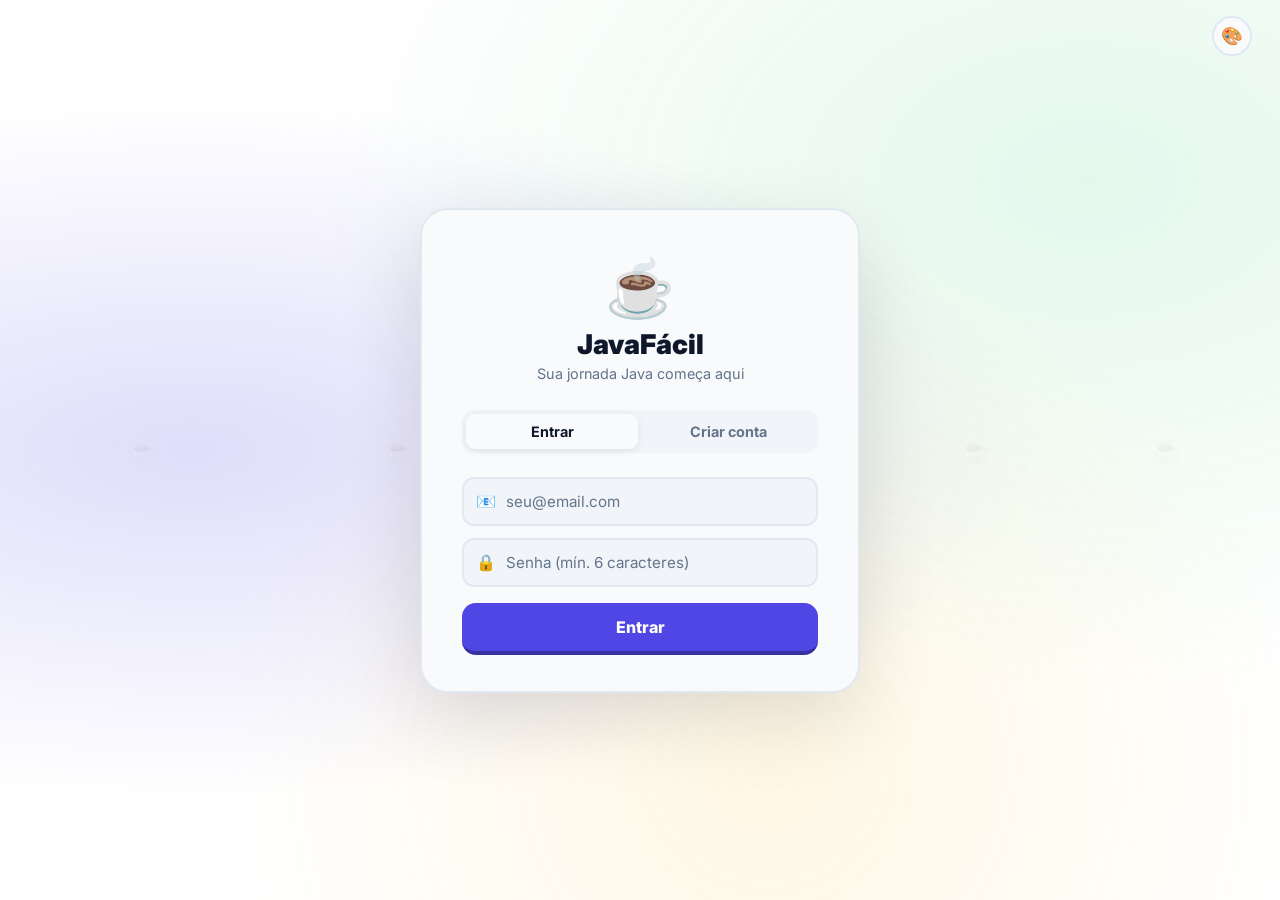
<file: index.html>
<!DOCTYPE html>
<html lang="pt-BR">
<head>
    <meta charset="UTF-8">
    <meta name="viewport" content="width=device-width, initial-scale=1.0">
    <title>JavaFácil - Aprenda Java e Lógica de Programação | Trilhas, Vídeos e Exercícios</title>
    <meta name="description" content="Aprenda Java do zero com trilhas completas, vídeos recomendados e exercícios práticos. Iniciante, intermediário e avançado. Comece agora!">
    <meta property="og:title" content="JavaFácil - Sua Jornada no Java">
    <meta property="og:description" content="Trilhas de aprendizado, vídeos de Java e lógica, exercícios práticos para todos os níveis.">
    <meta property="og:image" content="[data-uri]">
    <link rel="stylesheet" href="style.css">
    <link rel="stylesheet" href="theme.css">
    <link rel="stylesheet" href="auth-modal.css">
    <link rel="preconnect" href="https://fonts.googleapis.com">
    <link rel="preconnect" href="https://fonts.gstatic.com" crossorigin>
    <link href="https://fonts.googleapis.com/css2?family=Inter:wght@300;400;500;600;700;800&display=swap" rel="stylesheet">
    <!-- Apply theme before paint to avoid flash -->
    <script>
      (function(){var t=localStorage.getItem('javafacil_theme');if(t&&t!=='default')document.documentElement.setAttribute('data-theme',t);})();
    </script>
</head>
<body>
    <!-- Header -->
    <header class="header" role="banner">
        <nav class="nav-container" role="navigation">
            <div class="logo">
                <h1>
                    <span class="logo-icon">☕</span>
                    JavaFácil
                </h1>
            </div>
            <div class="nav-right">
                <button class="btn-theme-toggle" id="btn-theme" title="Mudar tema" aria-label="Mudar tema">🎨</button>
                <button class="mobile-menu-toggle" aria-label="Abrir menu mobile" aria-expanded="false">☰</button>
            </div>
        </nav>
    </header>

    <!-- THEME PANEL -->
    <div class="theme-panel" id="theme-panel">
        <div class="theme-panel-title">Escolha o tema</div>
        <div class="theme-grid">
            <div class="theme-option active" data-theme="default">
                <div class="theme-preview" style="background:#ffffff">
                    <div class="theme-dot" style="background:#F7DF1E"></div>
                    <div class="theme-dot" style="background:#1E3A8A"></div>
                    <div class="theme-dot" style="background:#10B981"></div>
                </div>
                <span>☀️ Padrão</span>
            </div>
            <div class="theme-option" data-theme="dark">
                <div class="theme-preview" style="background:#0f0f1a">
                    <div class="theme-dot" style="background:#818cf8"></div>
                    <div class="theme-dot" style="background:#4ade80"></div>
                    <div class="theme-dot" style="background:#fcd34d"></div>
                </div>
                <span>🌙 Dark</span>
            </div>
            <div class="theme-option" data-theme="blue">
                <div class="theme-preview" style="background:#0a192f">
                    <div class="theme-dot" style="background:#64ffda"></div>
                    <div class="theme-dot" style="background:#3b82f6"></div>
                    <div class="theme-dot" style="background:#ffd166"></div>
                </div>
                <span>🌊 Ocean</span>
            </div>
            <div class="theme-option" data-theme="forest">
                <div class="theme-preview" style="background:#0d1f0d">
                    <div class="theme-dot" style="background:#7fff00"></div>
                    <div class="theme-dot" style="background:#ffd700"></div>
                    <div class="theme-dot" style="background:#5cb800"></div>
                </div>
                <span>🌿 Forest</span>
            </div>
            <div class="theme-option" data-theme="sunset">
                <div class="theme-preview" style="background:#1a0a00">
                    <div class="theme-dot" style="background:#ff6b35"></div>
                    <div class="theme-dot" style="background:#ffbf69"></div>
                    <div class="theme-dot" style="background:#ff9f1c"></div>
                </div>
                <span>🌅 Sunset</span>
            </div>
        </div>
    </div>

    <!-- Hero Section -->
    <main>
    <section id="home" class="hero" role="main">
        <div class="container">
            <div class="hero-content">
                <h2 class="hero-title animate-slide">Domine Java do <span class="highlight">zero ao avançado</span></h2>
                <p class="hero-subtitle animate-slide delay-1">Trilhas completas, vídeos selecionados e exercícios práticos para você virar um programador Java de verdade.</p>
                <div class="hero-actions animate-slide delay-2">
<a href="ide.html" class="cta-button primary large">🚀 Abrir IDE JavaFácil Pro</a>
<a href="trilha.html" class="cta-button secondary large">🗺️ Ver Trilha de Aprendizagem</a>
                    <button class="cta-button secondary large" onclick="scrollToSection('videos')">Ver vídeos</button>
                </div>
            </div>
        </div>
    </section>

    <!-- Lições e Problemas -->



    <!-- Lógica de Programação -->
    <section id="logica" class="logica section">
        <div class="container">
            <header class="section-header">
                <h2 class="section-title animate-slide">Lógica de Programação</h2>
                <p class="section-description animate-slide delay-1">Domine os conceitos fundamentais antes do Java</p>
            </header>
            <div class="logica-grid">
                <div class="logica-item animate-slide delay-1" data-categoria="logica">
                    <div class="logica-icon">🎯</div>
                    <h3>Algoritmos</h3>
                    <p>Aprenda a pensar como programador e criar soluções passo a passo</p>
                </div>
                <div class="logica-item animate-slide delay-2" data-categoria="logica">
                    <div class="logica-icon">🔄</div>
                    <h3>Laços e Iterações</h3>
                    <p>Para, enquanto e faça: controle perfeitamente seus fluxos</p>
                </div>
                <div class="logica-item animate-slide delay-3" data-categoria="logica">
                    <div class="logica-icon">⛓️</div>
                    <h3>Estruturas de Dados</h3>
                    <p>Arrays, listas e coleções: organize seus dados com eficiência</p>
                </div>
                <div class="logica-item animate-slide delay-4" data-categoria="logica">
                    <div class="logica-icon">⚖️</div>
                    <h3>Condicionais</h3>
                    <p>If/else, switch: tome decisões inteligentes no código</p>
                </div>
            </div>
        </div>
    </section>

    <!-- Controls de Filtro e Busca -->
    <div class="search-controls">
        <div class="container">
            <div class="search-wrapper">
                <input type="text" id="searchInput" placeholder="🔍 Buscar vídeos, exercícios ou tópicos..." aria-label="Buscar conteúdo">
                <div class="filters">
                    <button class="filter-btn active" data-filtro="todos">Todos</button>
                    <button class="filter-btn" data-filtro="java">Java</button>
                    <button class="filter-btn" data-filtro="logica">Lógica</button>
                    <button class="filter-btn" data-filtro="exercicios">Exercícios</button>
                </div>
            </div>
        </div>
    </div>

    <!-- Vídeos Java -->
    <section id="videos" class="videos section">
        <div class="container">
            <header class="section-header">
                <h2 class="section-title animate-slide">Vídeos Java Recomendados</h2>
                <p class="section-description animate-slide delay-1">Conteúdo selecionado para acelerar seu aprendizado</p>
            </header>
            <div class="videos-grid" id="videosGrid">
                <article class="video-card" data-categoria="java" data-texto="java devdojo">
                    <div class="video-thumbnail">
                        <img src="https://img.youtube.com/vi/VKjFuX91G5Q/maxresdefault.jpg" alt="Java com DevDojo" loading="lazy" onerror="this.src='https://img.youtube.com/vi/VKjFuX91G5Q/hqdefault.jpg'">
                        <div class="play-button">▶</div>
                    </div>
                    <div class="video-info">
                        <h3>Java Completo - DevDojo</h3>
                        <p>Curso completo de Java do básico ao avançado com DevDojo (playlist completa)</p>
                        <div class="video-meta">
                            <span>2h+ • Playlist completa</span>
                            <span>🔥 DevDojo</span>
                        </div>
                    </div>
                    <a href="https://www.youtube.com/watch?v=VKjFuX91G5Q&list=PL62G310vn6nFIsOCC0H-C2infYgwm8SWW" target="_blank" class="video-cta" rel="noopener">Assistir agora</a>
                </article>

                <article class="video-card" data-categoria="java" data-texto="java bonieky">
                    <div class="video-thumbnail">
                        <img src="https://img.youtube.com/vi/V5I11DRE-1M/maxresdefault.jpg" alt="Java Roadmap Completo" loading="lazy" onerror="this.src='https://img.youtube.com/vi/V5I11DRE-1M/hqdefault.jpg'">
                        <div class="play-button">▶</div>
                    </div>
                    <div class="video-info">
                        <h3>Java Roadmap Completo</h3>
                        <p>Roadmap completo - Jovem Tranquilão</p>
                        <div class="video-meta">
                            <span>7m+ • Roadmap</span>
                            <span>⭐ Jovem Tranquilão</span>
                        </div>
                    </div>
                    <a href="https://www.youtube.com/watch?v=V5I11DRE-1M&t=3s" target="_blank" class="video-cta" rel="noopener">Assistir agora</a>
                </article>


            </div>
        </div>
    </section>

    <!-- Vídeos Lógica -->
    <section class="videos section">
        <div class="container">
            <header class="section-header">
                <h2 class="section-title animate-slide">Vídeos Lógica de Programação</h2>
                <p class="section-description animate-slide delay-1">Fundamentos que todo programador precisa conhecer</p>
            </header>
            <div class="videos-grid">
                <article class="video-card" data-categoria="logica" data-texto="bonieky logica java">
                    <div class="video-thumbnail">
                        <img src="https://img.youtube.com/vi/epf-WQdVis0/maxresdefault.jpg" alt="Lógica Bonieky" loading="lazy" onerror="this.src='https://img.youtube.com/vi/epf-WQdVis0/hqdefault.jpg'">
                        <div class="play-button">▶</div>
                    </div>
                    <div class="video-info">
                        <h3>Lógica de Programação - Bonieky</h3>
                        <p>Capítulo de lógica do curso Java completo (timestamp específico)</p>
                        <div class="video-meta">
                            <span>3h+ • Capítulo Lógica</span>
                            <span>⭐ Bonieky Lacerda</span>
                        </div>
                    </div>
                    <a href="https://www.youtube.com/watch?v=epf-WQdVis0&t=10160s" target="_blank" class="video-cta" rel="noopener">Assistir agora</a>
                </article>

                <article class="video-card" data-categoria="logica" data-texto="if else estruturas condicionais">
                    <div class="video-thumbnail">
                        <img src="https://img.youtube.com/vi/1oEsU9k1n0M/maxresdefault.jpg" alt="Estruturas Condicionais If/Else" loading="lazy" onerror="this.src='https://img.youtube.com/vi/1oEsU9k1n0M/hqdefault.jpg'">
                        <div class="play-button">▶</div>
                    </div>
                    <div class="video-info">
                        <h3>Estruturas Condicionais - If/Else</h3>
                        <p>Domine if, else if, else e switch com exemplos práticos</p>
                        <div class="video-meta">
                            <span>25min • 98% útil</span>
                            <span>⭐ Lógica Completa</span>
                        </div>
                    </div>
                    <a href="https://www.youtube.com/watch?v=1oEsU9k1n0M" target="_blank" class="video-cta" rel="noopener">Assistir agora</a>
                </article>
            </div>
        </div>
    </section>



    <!-- FAQ -->
    <section class="faq section">
        <div class="container">
            <header class="section-header">
                <h2 class="section-title animate-slide">Perguntas Frequentes</h2>
            </header>
            <div class="faq-container">
                <article class="faq-item animate-slide delay-1" tabindex="0">
                    <div class="faq-question">
                        <h3>Preciso instalar algo para começar?</h3>
                        <span class="faq-icon">▶</span>
                    </div>
                    <div class="faq-answer">
                        <p>Só precisa do <strong>JDK 17 ou superior</strong> e um editor como VS Code, IntelliJ ou Eclipse. Os links estão no footer!</p>
                    </div>
                </article>

                <article class="faq-item animate-slide delay-2" tabindex="0">
                    <div class="faq-question">
                        <h3>Qual a ordem certa para estudar?</h3>
                        <span class="faq-icon">▶</span>
                    </div>
                    <div class="faq-answer">
                        <p>1. Lógica de Programação → 2. Java Iniciante → 3. Java Intermediário → 4. Trilhas Avançadas</p>
                    </div>
                </article>

                <article class="faq-item animate-slide delay-3" tabindex="0">
                    <div class="faq-question">
                        <h3>Os exercícios têm gabarito?</h3>
                        <span class="faq-icon">▶</span>
                    </div>
                    <div class="faq-answer">
                        <p>Sim! Clique em "Ver solução" nos exercícios. Mas tente primeiro sozinho! 💪</p>
                    </div>
                </article>
            </div>
        </div>
    </section>
    </main>

    <!-- Footer -->
    <footer class="footer" role="contentinfo">
        <div class="container">
            <div class="footer-content">
                <div class="footer-brand">
                    <h3>
                        <span class="logo-icon">☕</span>
                        JavaFácil
                    </h3>
                    <p>Sua jornada para se tornar um programador Java profissional</p>
                </div>
                <div class="footer-section">
                    <h4>Recursos Úteis</h4>
                    <ul>
                        <li><a href="https://www.oracle.com/java/technologies/javase/jdk17-archive-downloads.html" target="_blank" rel="noopener">Baixar JDK 17</a></li>
                        <li><a href="https://code.visualstudio.com/" target="_blank" rel="noopener">VS Code</a></li>
                        <li><a href="https://www.oracle.com/java/technologies/javase-downloads.html" target="_blank" rel="noopener">Documentação Java</a></li>
                    </ul>
                </div>
                <div class="footer-section">
                    <h4>Comunidades</h4>
                    <ul>
                        <li><a href="https://www.reddit.com/r/javaBrasil/" target="_blank" rel="noopener">r/javaBrasil</a></li>
                        <li><a href="https://discord.gg/java" target="_blank" rel="noopener">Discord Java</a></li>
                        <li><a href="#" onclick="scrollToSection('faq')">Dúvidas? FAQ</a></li>
                    </ul>
                </div>
                <div class="footer-section">
                    <h4>Contato</h4>
                    <p>contato@javafacil.com.br</p>
                    <div class="social-links">
                        <a href="#" aria-label="GitHub">📱</a>
                        <a href="#" aria-label="YouTube">📺</a>
                        <a href="#" aria-label="Discord">💬</a>
                    </div>
                </div>
            </div>
            <div class="footer-bottom">
                <p>&copy; 2024 JavaFácil. Feito com ❤️ para a comunidade Java brasileira.</p>
            </div>
        </div>
    </footer>

    <!-- Back to Top -->
    <button class="back-to-top" aria-label="Voltar ao topo">
        <svg width="24" height="24" viewBox="0 0 24 24" fill="currentColor">
            <path d="M12 2L5 9h3v9h8V9h3z"/>
        </svg>
    </button>

    <script src="script.js"></script>
    <script src="theme.js"></script>
    <script src="auth.js"></script>
    <script src="guard.js"></script>
    <script src="auth-modal.js"></script>
</body>
</html>
</file>
<file: style.css>
/* ===== VARIÁVEIS CSS (fácil personalização) ===== */
:root {
  /* Cores principais - fácil de alterar */
  --primary-color: #F7DF1E;      /* Amarelo Java clássico */
  --primary-dark: #D4B106;
  --secondary-color: #1E3A8A;    /* Azul profissional */
  --accent-color: #10B981;       /* Verde sucesso */
  --danger-color: #EF4444;
  
  /* Backgrounds */
  --bg-primary: #FFFFFF;
  --bg-secondary: #F8FAFC;
  --bg-card: #FFFFFF;
  --bg-dark: #1E293B;
  
  /* Textos */
  --text-primary: #0F172A;
  --text-secondary: #64748B;
  --text-light: #94A3B8;
  
  /* Sombras e bordas */
  --shadow-sm: 0 1px 2px 0 rgb(0 0 0 / 0.05);
  --shadow-md: 0 4px 6px -1px rgb(0 0 0 / 0.1), 0 2px 4px -2px rgb(0 0 0 / 0.1);
  --shadow-lg: 0 10px 15px -3px rgb(0 0 0 / 0.1), 0 4px 6px -4px rgb(0 0 0 / 0.1);
  --shadow-xl: 0 20px 25px -5px rgb(0 0 0 / 0.1), 0 8px 10px -6px rgb(0 0 0 / 0.1);
  
  /* Bordas */
  --border-color: #E2E8F0;
  --border-radius: 12px;
  
  /* Transições */
  --transition: all 0.3s cubic-bezier(0.4, 0, 0.2, 1);
}

/* ===== RESET E BASE ===== */
* {
  margin: 0;
  padding: 0;
  box-sizing: border-box;
}

body {
  font-family: 'Inter', -apple-system, BlinkMacSystemFont, sans-serif;
  line-height: 1.6;
  color: var(--text-primary);
  background: var(--bg-primary);
  overflow-x: hidden;
}

.container {
  max-width: 1200px;
  margin: 0 auto;
  padding: 0 1rem;
}

section {
  padding: 5rem 0;
}

/* ===== TIPOGRAFIA ===== */
.h1, .h2, h1, h2 {
  font-weight: 800;
  line-height: 1.1;
}

.section-title {
  font-size: clamp(2rem, 5vw, 3.5rem);
  text-align: center;
  margin-bottom: 1rem;
  background: linear-gradient(135deg, var(--primary-color), var(--secondary-color));
  -webkit-background-clip: text;
  -webkit-text-fill-color: transparent;
  background-clip: text;
}

.section-description {
  font-size: 1.25rem;
  text-align: center;
  color: var(--text-secondary);
  max-width: 600px;
  margin: 0 auto 4rem;
}

/* ===== HEADER ===== */
.header {
  position: fixed;
  top: 0;
  width: 100%;
  background: rgba(255, 255, 255, 0.95);
  backdrop-filter: blur(20px);
  box-shadow: var(--shadow-sm);
  z-index: 1000;
  transition: var(--transition);
}

.nav-container {
  max-width: 1200px;
  margin: 0 auto;
  padding: 1rem 2rem;
  display: flex;
  align-items: center;
  justify-content: space-between;
  gap: 12px;
}

.nav-right {
  display: flex;
  align-items: center;
  gap: 8px;
  margin-left: auto;
}

.logo {
  display: flex;
  align-items: center;
  gap: 0.5rem;
}

.logo h1 {
  font-size: 1.75rem;
  font-weight: 800;
  color: var(--primary-color);
}

.logo-icon {
  font-size: 2rem;
}

.nav-menu {
  display: flex;
  list-style: none;
  gap: 2rem;
  margin: 0;
}

.nav-menu a {
  text-decoration: none;
  color: var(--text-primary);
  font-weight: 500;
  transition: var(--transition);
  padding: 0.5rem 0;
  position: relative;
}

.nav-menu a:hover {
  color: var(--secondary-color);
}

.nav-menu a::after {
  content: '';
  position: absolute;
  width: 0;
  height: 2px;
  bottom: 0;
  left: 0;
  background: var(--primary-color);
  transition: var(--transition);
}

.nav-menu a:hover::after {
  width: 100%;
}

.cta-button {
  padding: 0.75rem 1.5rem;
  border: none;
  border-radius: var(--border-radius);
  font-weight: 600;
  cursor: pointer;
  text-decoration: none;
  display: inline-flex;
  align-items: center;
  gap: 0.5rem;
  transition: var(--transition);
  font-size: 0.95rem;
}

.cta-button.primary {
  background: linear-gradient(135deg, var(--primary-color), var(--primary-dark));
  color: #000;
  box-shadow: var(--shadow-md);
}

.cta-button.primary:hover {
  transform: translateY(-2px);
  box-shadow: var(--shadow-lg);
}

.cta-button.secondary {
  background: transparent;
  color: var(--secondary-color);
  border: 2px solid var(--secondary-color);
}

.cta-button.secondary:hover {
  background: var(--secondary-color);
  color: white;
  transform: translateY(-2px);
}

.cta-button.large {
  padding: 1rem 2rem;
  font-size: 1.1rem;
}

.mobile-menu-toggle {
  display: none;
  background: none;
  border: none;
  font-size: 1.5rem;
  cursor: pointer;
  padding: 0.5rem;
  margin-left: auto;
}

/* ===== HERO ===== */
.hero {
  padding: 8rem 0 6rem;
  background: linear-gradient(135deg, var(--bg-primary) 0%, var(--bg-secondary) 100%);
  text-align: center;
}

.hero-title {
  font-size: clamp(3rem, 8vw, 5rem);
  margin-bottom: 1.5rem;
  max-width: 800px;
  margin-left: auto;
  margin-right: auto;
}

.highlight {
  color: var(--primary-color);
  font-weight: 900;
}

.hero-subtitle {
  font-size: 1.4rem;
  color: var(--text-secondary);
  max-width: 600px;
  margin: 0 auto 3rem;
}

.hero-actions {
  display: flex;
  gap: 1rem;
  justify-content: center;
  flex-wrap: wrap;
}

@media (max-width: 640px) {
  .hero-actions {
    flex-direction: column;
    align-items: center;
  }
  
  .cta-button.large {
    width: 100%;
    max-width: 300px;
  }
}

/* ===== SEÇÕES COMUNS ===== */
.section {
  scroll-margin-top: 100px;
}

.section-header {
  text-align: center;
  margin-bottom: 4rem;
}

/* ===== IDE ONLINE ===== */
.ide-container {
  display: grid;
  grid-template-columns: 1fr 1fr;
  gap: 2rem;
  max-width: 1200px;
  margin: 0 auto;
}

.ide-editor, .ide-output {
  background: #1e1e1e;
  border-radius: var(--border-radius);
  overflow: hidden;
  box-shadow: var(--shadow-lg);
}

.editor-header, .output-header {
  background: #252526;
  padding: 1rem 1.5rem;
  display: flex;
  justify-content: space-between;
  align-items: center;
  color: #ccc;
  font-weight: 500;
  font-size: 0.9rem;
}

.run-btn {
  background: var(--primary-color);
  color: #000;
  border: none;
  padding: 0.5rem 1rem;
  border-radius: 6px;
  font-weight: 600;
  cursor: pointer;
  transition: var(--transition);
}

.run-btn:hover {
  background: var(--primary-dark);
  transform: translateY(-1px);
}

.code-editor {
  width: 100%;
  height: 400px;
  background: #1e1e1e;
  color: #d4d4d4;
  border: none;
  padding: 1rem;
  font-family: 'Monaco', 'Consolas', monospace;
  font-size: 14px;
  resize: none;
  outline: none;
  line-height: 1.5;
}

.code-editor:focus {
  box-shadow: 0 0 0 2px var(--primary-color);
}

.ide-output pre {
  height: 400px;
  padding: 1rem;
  overflow-y: auto;
  background: #0d1117;
  color: #c9d1d9;
  margin: 0;
  font-family: 'Monaco', 'Consolas', monospace;
  font-size: 14px;
  white-space: pre-wrap;
}

@media (max-width: 768px) {
  .ide-container {
    grid-template-columns: 1fr;
    gap: 1rem;
  }
  
  .code-editor, .ide-output pre {
    height: 300px;
  }
}

/* ===== TRILHAS ===== */
.trilhas-grid {
  display: grid;
  grid-template-columns: repeat(auto-fit, minmax(350px, 1fr));
  gap: 2rem;
}

.trilha-card {
  background: var(--bg-card);
  border-radius: var(--border-radius);
  padding: 2.5rem;
  box-shadow: var(--shadow-md);
  transition: var(--transition);
  border: 1px solid var(--border-color);
  position: relative;
  overflow: hidden;
}

.trilha-card:hover {
  transform: translateY(-8px);
  box-shadow: var(--shadow-xl);
  border-color: var(--primary-color);
}

.trilha-card:focus {
  outline: 3px solid var(--primary-color);
  outline-offset: 2px;
}

.trilha-header {
  display: flex;
  align-items: center;
  gap: 1rem;
  margin-bottom: 1.5rem;
}

.nivel-badge {
  padding: 0.25rem 0.75rem;
  border-radius: 20px;
  font-size: 0.8rem;
  font-weight: 700;
  text-transform: uppercase;
}

.iniciante .nivel-badge {
  background: var(--accent-color);
  color: white;
}

.intermediario .nivel-badge {
  background: var(--primary-color);
  color: #000;
}

.avancado .nivel-badge {
  background: var(--secondary-color);
  color: white;
}

.trilha-icon {
  font-size: 2.5rem;
  margin-left: auto;
}

.trilha-card h3 {
  font-size: 1.5rem;
  margin-bottom: 1.5rem;
  color: var(--text-primary);
}

.trilha-topicos {
  list-style: none;
  margin-bottom: 2rem;
}

.trilha-topicos li {
  padding: 0.5rem 0;
  display: flex;
  align-items: center;
  gap: 0.75rem;
  color: var(--text-secondary);
}

.trilha-topicos li::before {
  content: '';
  width: 20px;
  height: 20px;
  background: var(--accent-color);
  border-radius: 50%;
  flex-shrink: 0;
}

.trilha-progress {
  margin-bottom: 2rem;
}

.progress-bar {
  height: 8px;
  background: var(--border-color);
  border-radius: 4px;
  overflow: hidden;
}

.progress-fill {
  height: 100%;
  background: linear-gradient(90deg, var(--accent-color), var(--primary-color));
  border-radius: 4px;
  transition: width 0.5s ease;
}

.trilha-cta {
  display: inline-block;
  padding: 1rem 2rem;
  background: linear-gradient(135deg, var(--primary-color), var(--primary-dark));
  color: #000;
  text-decoration: none;
  border-radius: var(--border-radius);
  font-weight: 600;
  transition: var(--transition);
  width: 100%;
  text-align: center;
}

.trilha-cta:hover {
  transform: translateY(-2px);
  box-shadow: var(--shadow-lg);
}

/* ===== LÓGICA ===== */
.logica-grid {
  display: grid;
  grid-template-columns: repeat(auto-fit, minmax(280px, 1fr));
  gap: 2rem;
}

.logica-item {
  text-align: center;
  padding: 3rem 1.5rem;
  background: linear-gradient(135deg, var(--bg-secondary), var(--bg-primary));
  border-radius: var(--border-radius);
  border: 1px solid var(--border-color);
  transition: var(--transition);
  cursor: pointer;
}

.logica-item:hover {
  transform: translateY(-10px) scale(1.02);
  box-shadow: var(--shadow-lg);
  border-color: var(--accent-color);
}

.logica-icon {
  font-size: 4rem;
  margin-bottom: 1.5rem;
  background: linear-gradient(135deg, var(--primary-color), var(--secondary-color));
  -webkit-background-clip: text;
  -webkit-text-fill-color: transparent;
  background-clip: text;
}

.logica-item h3 {
  font-size: 1.5rem;
  margin-bottom: 1rem;
}

/* ===== CONTROLES DE BUSCA/FILTRO ===== */
.search-controls {
  background: var(--bg-secondary);
  padding: 2rem 0;
  position: sticky;
  top: 80px;
  z-index: 900;
  box-shadow: var(--shadow-sm);
}

.search-wrapper {
  display: flex;
  flex-direction: column;
  gap: 1.5rem;
  align-items: center;
}

#searchInput {
  width: 100%;
  max-width: 500px;
  padding: 1rem 1.5rem;
  border: 2px solid var(--border-color);
  border-radius: var(--border-radius);
  font-size: 1rem;
  transition: var(--transition);
  background: white;
}

#searchInput:focus {
  outline: none;
  border-color: var(--primary-color);
  box-shadow: 0 0 0 3px rgb(247 223 30 / 0.2);
}

.filters {
  display: flex;
  gap: 1rem;
  flex-wrap: wrap;
  justify-content: center;
}

.filter-btn {
  padding: 0.75rem 1.5rem;
  border: 2px solid var(--border-color);
  background: white;
  border-radius: var(--border-radius);
  cursor: pointer;
  font-weight: 500;
  transition: var(--transition);
}

.filter-btn.active,
.filter-btn:hover {
  background: var(--primary-color);
  color: #000;
  border-color: var(--primary-color);
}

/* ===== VÍDEOS ===== */
.videos-grid {
  display: grid;
  grid-template-columns: repeat(auto-fit, minmax(320px, 1fr));
  gap: 2rem;
}

.video-card {
  background: var(--bg-card);
  border-radius: var(--border-radius);
  overflow: hidden;
  box-shadow: var(--shadow-md);
  transition: var(--transition);
  opacity: 1;
  transform: scale(1);
}

.video-card.hidden {
  opacity: 0.3;
  transform: scale(0.95);
}

.video-card:hover {
  transform: translateY(-8px);
  box-shadow: var(--shadow-xl);
}

.video-card:focus-within {
  outline: 3px solid var(--primary-color);
  outline-offset: 2px;
}

.video-thumbnail {
  position: relative;
  aspect-ratio: 16/9;
  overflow: hidden;
}

.video-thumbnail img {
  width: 100%;
  height: 100%;
  object-fit: cover;
  transition: var(--transition);
}

.video-card:hover .video-thumbnail img {
  transform: scale(1.05);
}

.play-button {
  position: absolute;
  top: 50%;
  left: 50%;
  transform: translate(-50%, -50%);
  width: 80px;
  height: 80px;
  background: rgba(0, 0, 0, 0.7);
  border-radius: 50%;
  display: flex;
  align-items: center;
  justify-content: center;
  font-size: 1.5rem;
  color: white;
  transition: var(--transition);
}

.video-card:hover .play-button {
  background: var(--primary-color);
  transform: translate(-50%, -50%) scale(1.1);
}

.video-info {
  padding: 1.5rem;
}

.video-info h3 {
  font-size: 1.25rem;
  margin-bottom: 0.75rem;
  line-height: 1.4;
}

.video-info p {
  color: var(--text-secondary);
  margin-bottom: 1rem;
  line-height: 1.5;
}

.video-meta {
  display: flex;
  justify-content: space-between;
  align-items: center;
  font-size: 0.875rem;
  color: var(--text-light);
  margin-bottom: 1.5rem;
}

.video-cta {
  display: block;
  padding: 1rem 1.5rem;
  background: var(--secondary-color);
  color: white;
  text-decoration: none;
  border-radius: var(--border-radius);
  font-weight: 600;
  text-align: center;
  transition: var(--transition);
}

.video-cta:hover {
  background: var(--primary-dark);
  transform: translateY(-2px);
}

/* ===== EXERCÍCIOS ===== */
.exercicios-grid {
  display: grid;
  grid-template-columns: repeat(auto-fit, minmax(320px, 1fr));
  gap: 2rem;
}

.exercicio-card {
  background: linear-gradient(135deg, var(--bg-card), var(--bg-secondary));
  border-radius: var(--border-radius);
  padding: 2rem;
  box-shadow: var(--shadow-md);
  transition: var(--transition);
  border: 1px solid var(--border-color);
}

.exercicio-card:hover {
  transform: translateY(-5px);
  box-shadow: var(--shadow-lg);
}

.exercicio-header {
  display: flex;
  align-items: center;
  gap: 1rem;
  margin-bottom: 1rem;
}

.dificuldade {
  padding: 0.25rem 0.75rem;
  border-radius: 20px;
  font-size: 0.8rem;
  font-weight: 700;
}

.dificuldade.facil {
  background: var(--accent-color);
  color: white;
}

.dificuldade.medio {
  background: var(--primary-color);
  color: #000;
}

.exercicio-icon {
  font-size: 1.5rem;
  margin-left: auto;
}

.exercicio-card h3 {
  font-size: 1.25rem;
  margin-bottom: 0.75rem;
}

.exercicio-hint {
  background: var(--bg-secondary);
  padding: 1rem;
  border-radius: 8px;
  border-left: 4px solid var(--accent-color);
  margin-bottom: 1.5rem;
  font-size: 0.95rem;
}

.exercicio-actions {
  display: flex;
  gap: 1rem;
  flex-wrap: wrap;
}

.btn-small {
  padding: 0.75rem 1.25rem;
  border: none;
  border-radius: 8px;
  font-weight: 500;
  cursor: pointer;
  transition: var(--transition);
  font-size: 0.9rem;
  flex: 1;
  min-width: 120px;
  text-decoration: none;
  display: inline-flex;
  align-items: center;
  justify-content: center;
}

.btn-small:hover {
  transform: translateY(-2px);
}

.btn-small.secondary {
  background: var(--bg-secondary);
  color: var(--text-primary);
  border: 1px solid var(--border-color);
}

/* ===== FAQ ===== */
.faq-container {
  max-width: 800px;
  margin: 0 auto;
}

.faq-item {
  background: var(--bg-card);
  border-radius: var(--border-radius);
  margin-bottom: 1rem;
  box-shadow: var(--shadow-sm);
  overflow: hidden;
  border: 1px solid var(--border-color);
}

.faq-question {
  padding: 1.5rem;
  display: flex;
  justify-content: space-between;
  align-items: center;
  cursor: pointer;
  transition: var(--transition);
  background: var(--bg-secondary);
}

.faq-question:hover {
  background: var(--primary-color);
  color: #000;
}

.faq-question h3 {
  font-size: 1.125rem;
}

.faq-icon {
  font-size: 1.25rem;
  transition: transform 0.3s ease;
}

.faq-item[open] .faq-icon {
  transform: rotate(90deg);
}

.faq-answer {
  padding: 0 1.5rem 1.5rem;
  max-height: 0;
  overflow: hidden;
  transition: max-height 0.4s ease, padding 0.4s ease;
}

.faq-item[open] .faq-answer {
  max-height: 200px;
  padding: 1.5rem;
}

/* ===== FOOTER ===== */
.footer {
  background: var(--bg-dark);
  color: white;
  padding: 4rem 0 2rem;
}

.footer-content {
  display: grid;
  grid-template-columns: repeat(auto-fit, minmax(250px, 1fr));
  gap: 2rem;
  margin-bottom: 2rem;
}

.footer-brand h3 {
  font-size: 1.5rem;
  margin-bottom: 1rem;
  display: flex;
  align-items: center;
  gap: 0.5rem;
}

.footer-section h4 {
  margin-bottom: 1.5rem;
  color: var(--primary-color);
}

.footer-section ul {
  list-style: none;
}

.footer-section li {
  margin-bottom: 0.75rem;
}

.footer-section a {
  color: rgba(255, 255, 255, 0.8);
  text-decoration: none;
  transition: var(--transition);
}

.footer-section a:hover {
  color: var(--primary-color);
}

.social-links {
  display: flex;
  gap: 1rem;
  margin-top: 1rem;
}

.social-links a {
  width: 44px;
  height: 44px;
  border-radius: 50%;
  background: rgba(255, 255, 255, 0.1);
  display: flex;
  align-items: center;
  justify-content: center;
  font-size: 1.2rem;
  transition: var(--transition);
}

.social-links a:hover {
  background: var(--primary-color);
  transform: translateY(-2px);
}

.footer-bottom {
  text-align: center;
  padding-top: 2rem;
  border-top: 1px solid rgba(255, 255, 255, 0.1);
  color: rgba(255, 255, 255, 0.6);
}

/* ===== BACK TO TOP ===== */
.back-to-top {
  position: fixed;
  bottom: 2rem;
  right: 2rem;
  width: 56px;
  height: 56px;
  border-radius: 50%;
  background: var(--primary-color);
  border: none;
  color: #000;
  font-weight: 600;
  cursor: pointer;
  opacity: 0;
  visibility: hidden;
  transition: var(--transition);
  box-shadow: var(--shadow-lg);
  z-index: 1000;
}

.back-to-top.show {
  opacity: 1;
  visibility: visible;
}

.back-to-top:hover {
  transform: scale(1.1);
}

/* ===== ANIMAÇÕES ===== */
.animate-slide {
  opacity: 0;
  transform: translateY(40px);
  transition: all 0.8s cubic-bezier(0.25, 0.46, 0.45, 0.94);
}

.animate-slide.animate {
  opacity: 1;
  transform: translateY(0);
}

.delay-1 { transition-delay: 0.1s; }
.delay-2 { transition-delay: 0.2s; }
.delay-3 { transition-delay: 0.3s; }
.delay-4 { transition-delay: 0.4s; }

/* ===== RESPONSIVO ===== */
@media (max-width: 768px) {
  .mobile-menu-toggle {
    display: block;
  }
  
  .nav-menu {
    display: none;
    position: absolute;
    top: 100%;
    left: 0;
    right: 0;
    background: white;
    flex-direction: column;
    padding: 1rem;
    box-shadow: var(--shadow-md);
  }
  
  .nav-menu.active {
    display: flex;
  }
  
  .trilhas-grid,
  .logica-grid,
  .videos-grid,
  .exercicios-grid {
    grid-template-columns: 1fr;
  }
  
  .hero-actions {
    flex-direction: column;
    align-items: stretch;
  }
  
  .filters {
    flex-direction: column;
    align-items: center;
  }
  
  .filter-btn {
    width: 200px;
  }
  
  .exercicio-actions {
    flex-direction: column;
  }
}

@media (max-width: 480px) {
  .container {
    padding: 0 1rem;
  }
  
  section {
    padding: 3rem 0;
  }
  
  .section-title {
    font-size: 2rem;
  }
}

/* ===== ACESSIBILIDADE ===== */
@media (prefers-reduced-motion: reduce) {
  *,
  *::before,
  *::after {
    animation-duration: 0.01ms !important;
    animation-iteration-count: 1 !important;
    transition-duration: 0.01ms !important;
    scroll-behavior: auto !important;
  }
  
  .back-to-top {
    transition: none;
  }
}

/* ===== JAVAFÁCIL IDE - VSCode Clone ===== */
:root {
  /* VSCode Dark Theme (pixel-perfect) */
  --vscode-editor-bg: #1e1e1e;
  --vscode-editor-foreground: #d4d4d4;
  --vscode-editor-line-highlight: rgba(87, 79, 116, 0.2);
  --vscode-selection-bg: #264f78;
  
  --vscode-activity-bar-bg: #252526;
  --vscode-activity-bar-foreground: #ffffff80;
  --vscode-activity-bar-active: #ffffff;
  
  --vscode-sidebar-bg: #252526;
  --vscode-panel-bg: #1e1e1e;
  
  --vscode-status-bar-bg: #007acc;
  --vscode-status-bar-foreground: #ffffff;
  
  --vscode-syntax-keyword: #c586c0;
  --vscode-syntax-class: #4ec9b0;
  --vscode-syntax-string: #ce9178;
  --vscode-syntax-comment: #6a9955;
  --vscode-syntax-number: #b5cea8;
  --vscode-syntax-function: #dcdcaa;
  
  /* JavaFácil Integration */
  --javafacil-yellow: #f7df1e;
  --javafacil-bg: var(--vscode-editor-bg);
}

/* IDE Body */
.ide-body {
  margin: 0;
  padding: 0;
  height: 100vh;
  background: var(--vscode-editor-bg);
  font-family: 'Fira Code', 'Consolas', monospace;
  overflow: hidden;
}

/* Topbar */
.ide-topbar {
  height: 37px;
  background: #3c3c3c;
  display: flex;
  align-items: center;
  padding: 0 12px;
  font-size: 12px;
  border-bottom: 1px solid #80808061;
  position: relative;
}

.topbar-left { display: flex; align-items: center; gap: 8px; color: #ccc; }
.project-name { font-weight: 600; }
.project-file { font-size: 11px; }

.topbar-center { 
  flex: 1; 
  display: flex; 
  justify-content: center;
  margin: 0 16px;
}

.editor-tabs {
  display: flex;
  background: #2d2d30;
  border-radius: 4px 4px 0 0;
}

.tab {
  padding: 0 12px;
  height: 34px;
  display: flex;
  align-items: center;
  border-right: 1px solid #3c3c3c;
  color: #ccc;
  cursor: pointer;
  position: relative;
  font-size: 11px;
  font-weight: 500;
}

.tab.active {
  background: var(--vscode-editor-bg);
  color: white;
}

.tab:hover:not(.active) { background: #3c3c3c; }

.topbar-right {
  display: flex;
  align-items: center;
  gap: 4px;
}

.topbar-btn {
  height: 24px;
  padding: 0 8px;
  border: none;
  background: #404040;
  color: #ccc;
  border-radius: 3px;
  font-size: 11px;
  cursor: pointer;
  display: flex;
  align-items: center;
  gap: 4px;
}

.topbar-btn:hover { background: #515151; }
.run-btn { background: var(--javafacil-yellow); color: #000; font-weight: 600; }

/* Workbench Layout */
.ide-workbench {
  display: flex;
  height: calc(100vh - 37px - 22px);
  position: relative;
}

/* Sidebar */
.sidebar {
  width: 50px;
  background: var(--vscode-activity-bar-bg);
  border-right: 1px solid #616161;
  display: flex;
  flex-direction: column;
  transition: width 0.2s;
}

.sidebar.expanded { width: 280px; }

.sidebar-header {
  height: 37px;
  border-bottom: 1px solid #616161;
  display: flex;
  align-items: center;
  padding: 0 8px;
}

.sidebar-toggle {
  width: 16px;
  height: 16px;
  background: url('data:image/svg+xml;base64,...') no-repeat center;
  border: none;
  cursor: pointer;
  background-color: transparent;
}

.activity-bar {
  flex: 1;
  display: flex;
  flex-direction: column;
  gap: 4px;
  padding: 8px 0;
}

.activity-item {
  width: 38px;
  height: 38px;
  border: none;
  background: transparent;
  color: var(--vscode-activity-bar-foreground);
  cursor: pointer;
  border-radius: 3px;
  display: flex;
  align-items: center;
  justify-content: center;
  font-size: 16px;
}

.activity-item:hover { background: rgba(255,255,255,0.1); }
.activity-item.active { background: var(--vscode-activity-bar-active); color: var(--javafacil-yellow); }

.panel-content {
  flex: 1;
  overflow: auto;
  display: none;
}

.panel-content.active { display: block; }

.explorer {
  padding: 12px;
}

.file-item {
  padding: 4px 8px;
  cursor: pointer;
  border-radius: 3px;
  font-size: 13px;
  margin: 1px 0;
}

.file-item:hover { background: rgba(255,255,255,0.1); }
.file-item.active { background: var(--vscode-selection-bg); }

/* Editor Area */
.editor-area { 
  flex: 1; 
  display: flex;
  flex-direction: column;
  background: var(--vscode-editor-bg);
  position: relative;
}

.editor-container {
  flex: 1;
  display: flex;
  font-size: 14px;
  line-height: 1.5;
}

.editor-gutter {
  width: 50px;
  background: #1e1e1e;
  border-right: 1px solid #404040;
  padding: 8px 4px 8px 8px;
  font-family: 'Fira Code', monospace;
  font-size: 12px;
  color: #858585;
  user-select: none;
  contain: strict;
  position: relative;
}

.code-editor {
  flex: 1;
  background: var(--vscode-editor-bg);
  color: var(--vscode-editor-foreground);
  border: none;
  padding: 16px;
  font-family: 'Fira Code', monospace;
  font-size: 14px;
  line-height: 1.5;
  resize: none;
  outline: none;
  caret-color: var(--javafacil-yellow);
  scrollbar-width: thin;
  scrollbar-color: #404040 var(--vscode-editor-bg);
}

.code-editor::-webkit-scrollbar {
  width: 12px;
}

.code-editor::-webkit-scrollbar-track {
  background: var(--vscode-editor-bg);
}

.code-editor::-webkit-scrollbar-thumb {
  background: #404040;
  border-radius: 6px;
}

.code-editor::-webkit-scrollbar-thumb:hover {
  background: #505050;
}

/* Syntax Highlighting - Java */
.code-editor .token-keyword { color: var(--vscode-syntax-keyword) !important; font-weight: 500; }
.code-editor .token-class { color: var(--vscode-syntax-class) !important; }
.code-editor .token-string { color: var(--vscode-syntax-string) !important; }
.code-editor .token-comment { color: var(--vscode-syntax-comment) !important; font-style: italic; }
.code-editor .token-number { color: var(--vscode-syntax-number) !important; }
.code-editor .token-function { color: var(--vscode-syntax-function) !important; }

/* Bottom Panels */
.panels-container {
  height: 250px;
  border-top: 1px solid #404040;
  display: flex;
  flex-direction: column;
  background: var(--vscode-panel-bg);
}

.panels-tabs {
  height: 30px;
  display: flex;
  border-bottom: 1px solid #616161;
  background: #353535;
}

.panel-tab {
  padding: 0 12px;
  border: none;
  background: transparent;
  color: #ccc;
  font-size: 11px;
  font-weight: 500;
  cursor: pointer;
  height: 100%;
  display: flex;
  align-items: center;
}

.panel-tab:hover { background: #404040; }
.panel-tab.active { 
  background: var(--vscode-editor-bg); 
  color: white;
  border-bottom: 2px solid var(--javafacil-yellow);
}

.panel-content {
  flex: 1;
  display: none;
  overflow: hidden;
}

.panel-content.active {
  display: flex;
  flex-direction: column;
}

.terminal-panel {
  flex: 1;
  background: #0c0c0c;
  color: #d4d4d4;
  font-family: 'Fira Code', monospace;
  font-size: 13px;
}

.terminal-output {
  flex: 1;
  overflow-y: auto;
  padding: 8px;
  white-space: pre-wrap;
  word-break: break-all;
}

.terminal-input-line {
  display: flex;
  padding: 8px;
  border-top: 1px solid #333;
  background: #1a1a1a;
}

.prompt { 
  color: #4ec9b0; 
  margin-right: 4px;
  user-select: none;
}

.terminal-input {
  flex: 1;
  background: transparent;
  border: none;
  color: inherit;
  font-family: inherit;
  font-size: inherit;
  outline: none;
}

.output-panel pre,
.problems-panel {
  padding: 16px;
  overflow-y: auto;
  white-space: pre-wrap;
  flex: 1;
}

.problems-list {
  list-style: none;
}

.problem-item {
  padding: 8px;
  border-radius: 4px;
  margin-bottom: 8px;
  font-size: 13px;
}

.problem-error { background: rgba(255, 85, 85, 0.2); border-left: 4px solid #ff5555; }
.problem-warning { background: rgba(255, 184, 0, 0.2); border-left: 4px solid #ffb800; }

/* Status Bar */
.status-bar {
  height: 22px;
  background: var(--vscode-status-bar-bg);
  display: flex;
  align-items: center;
  font-size: 12px;
  color: var(--vscode-status-bar-foreground);
  padding: 0 8px;
}

.status-left, .status-center, .status-right {
  flex: 1;
}

.status-right { text-align: right; font-size: 11px; }

.status-dot {
  width: 8px;
  height: 8px;
  border-radius: 50%;
  display: inline-block;
  margin: 0 2px;
}

/* Responsive */
@media (max-width: 1024px) {
  .sidebar { width: 0; overflow: hidden; }
  .sidebar.expanded { width: 280px; }
}

@media (max-width: 768px) {
  .ide-workbench { flex-direction: column; }
  .panels-container { height: 200px; }
  .editor-container { height: 60vh; }
}

/* Foco visível */
*:focus-visible {
  outline: 2px solid var(--primary-color);
  outline-offset: 2px;
}

@media (hover: none) {
  .video-card:hover,
  .trilha-card:hover,
  .logica-item:hover {
    transform: none;
  }
}

/* Scrollbar customizada */
::-webkit-scrollbar {
  width: 8px;
}

::-webkit-scrollbar-track {
  background: var(--bg-secondary);
}

::-webkit-scrollbar-thumb {
  background: var(--primary-color);
  border-radius: 4px;
}

::-webkit-scrollbar-thumb:hover {
  background: var(--primary-dark);
}
</file>
<file: theme.css>
/* ══════════════════════════════════════════
   JavaFácil — Theme System (index.html)
══════════════════════════════════════════ */

/* ── THEME BUTTON ── */
.btn-theme-toggle {
  background: #f1f5f9;
  border: 2px solid #e2e8f0;
  color: #0f172a;
  font-size: 1.1rem;
  width: 40px;
  height: 40px;
  border-radius: 50%;
  cursor: pointer;
  display: flex;
  align-items: center;
  justify-content: center;
  transition: background 0.15s, transform 0.2s;
  margin-left: auto;
  margin-right: 12px;
  flex-shrink: 0;
}

.btn-theme-toggle:hover {
  transform: rotate(20deg) scale(1.1);
  background: #e2e8f0;
}

/* ── THEME PANEL ── */
.theme-panel {
  position: fixed;
  top: 72px;
  right: 16px;
  background: #ffffff;
  border: 2px solid #e2e8f0;
  border-radius: 20px;
  padding: 20px;
  z-index: 1100;
  box-shadow: 0 8px 40px rgba(0,0,0,0.15);
  min-width: 280px;
  display: none;
  animation: themePanelIn 0.2s cubic-bezier(0.34,1.56,0.64,1);
}

.theme-panel.open { display: block; }

@keyframes themePanelIn {
  from { opacity: 0; transform: translateY(-10px) scale(0.95); }
  to   { opacity: 1; transform: translateY(0)     scale(1); }
}

.theme-panel-title {
  font-size: 0.72rem;
  font-weight: 800;
  text-transform: uppercase;
  letter-spacing: 0.1em;
  color: #94a3b8;
  margin-bottom: 14px;
  font-family: 'Inter', sans-serif;
}

.theme-grid {
  display: grid;
  grid-template-columns: 1fr 1fr;
  gap: 10px;
}

.theme-option {
  border: 3px solid transparent;
  border-radius: 14px;
  padding: 12px 10px;
  cursor: pointer;
  display: flex;
  flex-direction: column;
  align-items: center;
  gap: 7px;
  transition: transform 0.15s, border-color 0.15s;
  font-size: 0.82rem;
  font-weight: 700;
  font-family: 'Inter', sans-serif;
}

.theme-option:hover { transform: scale(1.05); }
.theme-option.active { border-color: #4f46e5; }

.theme-preview {
  width: 52px;
  height: 34px;
  border-radius: 8px;
  display: flex;
  gap: 5px;
  padding: 8px;
  align-items: center;
  justify-content: center;
}

.theme-dot {
  width: 10px;
  height: 10px;
  border-radius: 50%;
  flex-shrink: 0;
}

/* Each option's own colors */
.theme-option[data-theme="default"] { background: #f8fafc; color: #1e293b; }
.theme-option[data-theme="dark"]    { background: #1a1a2e; color: #e2e8f0; }
.theme-option[data-theme="blue"]    { background: #0a192f; color: #ccd6f6; }
.theme-option[data-theme="forest"]  { background: #132613; color: #d4edda; }
.theme-option[data-theme="sunset"]  { background: #2d1200; color: #ffe8cc; }

.theme-option[data-theme="default"].active { border-color: #4f46e5; }
.theme-option[data-theme="dark"].active    { border-color: #818cf8; }
.theme-option[data-theme="blue"].active    { border-color: #64ffda; }
.theme-option[data-theme="forest"].active  { border-color: #7fff00; }
.theme-option[data-theme="sunset"].active  { border-color: #ff6b35; }

/* Panel adapts to dark themes */
[data-theme="dark"]   .theme-panel,
[data-theme="blue"]   .theme-panel,
[data-theme="forest"] .theme-panel,
[data-theme="sunset"] .theme-panel {
  background: var(--t-bg2);
  border-color: var(--t-border);
}

[data-theme="dark"]   .theme-panel-title,
[data-theme="blue"]   .theme-panel-title,
[data-theme="forest"] .theme-panel-title,
[data-theme="sunset"] .theme-panel-title { color: var(--t-text-s); }

/* ══════════════════════════════════════════
   THEME VARIABLES
══════════════════════════════════════════ */
:root {
  --t-bg:      #ffffff;
  --t-bg2:     #f8fafc;
  --t-bg3:     #f1f5f9;
  --t-text:    #0f172a;
  --t-text-s:  #64748b;
  --t-border:  #e2e8f0;
  --t-primary: #F7DF1E;
  --t-primary-d: #D4B106;
  --t-accent:  #1E3A8A;
  --t-green:   #10B981;
  --t-shadow:  0 4px 6px rgba(0,0,0,0.07);
  --t-shadow-lg: 0 10px 30px rgba(0,0,0,0.1);
}

[data-theme="dark"] {
  --t-bg:      #0f0f1a;
  --t-bg2:     #1a1a2e;
  --t-bg3:     #16213e;
  --t-text:    #e2e8f0;
  --t-text-s:  #94a3b8;
  --t-border:  #2d3748;
  --t-primary: #818cf8;
  --t-primary-d: #6366f1;
  --t-accent:  #a5b4fc;
  --t-green:   #4ade80;
  --t-shadow:  0 4px 12px rgba(0,0,0,0.5);
  --t-shadow-lg: 0 10px 40px rgba(0,0,0,0.7);
}

[data-theme="blue"] {
  --t-bg:      #0a192f;
  --t-bg2:     #112240;
  --t-bg3:     #1d3557;
  --t-text:    #ccd6f6;
  --t-text-s:  #8892b0;
  --t-border:  #1d3557;
  --t-primary: #64ffda;
  --t-primary-d: #00b4d8;
  --t-accent:  #90e0ef;
  --t-green:   #64ffda;
  --t-shadow:  0 4px 12px rgba(0,100,200,0.3);
  --t-shadow-lg: 0 10px 40px rgba(0,100,200,0.4);
}

[data-theme="forest"] {
  --t-bg:      #0d1f0d;
  --t-bg2:     #132613;
  --t-bg3:     #1a3a1a;
  --t-text:    #d4edda;
  --t-text-s:  #8fbc8f;
  --t-border:  #2d5a2d;
  --t-primary: #7fff00;
  --t-primary-d: #5cb800;
  --t-accent:  #a8e063;
  --t-green:   #7fff00;
  --t-shadow:  0 4px 12px rgba(0,80,0,0.4);
  --t-shadow-lg: 0 10px 40px rgba(0,80,0,0.5);
}

[data-theme="sunset"] {
  --t-bg:      #1a0a00;
  --t-bg2:     #2d1200;
  --t-bg3:     #3d1a00;
  --t-text:    #ffe8cc;
  --t-text-s:  #cc9966;
  --t-border:  #5c2d00;
  --t-primary: #ffbf69;
  --t-primary-d: #e8a040;
  --t-accent:  #ff9f1c;
  --t-green:   #ff9f1c;
  --t-shadow:  0 4px 12px rgba(200,80,0,0.3);
  --t-shadow-lg: 0 10px 40px rgba(200,80,0,0.4);
}

/* ══════════════════════════════════════════
   APPLY TO PAGE ELEMENTS
══════════════════════════════════════════ */

/* Body & base */
[data-theme] body {
  background: var(--t-bg) !important;
  color: var(--t-text) !important;
}

/* Header */
[data-theme] .header {
  background: var(--t-bg2) !important;
  box-shadow: var(--t-shadow) !important;
  border-bottom: 1px solid var(--t-border) !important;
}

[data-theme] .logo h1 { color: var(--t-primary) !important; }

[data-theme] .btn-theme-toggle {
  background: var(--t-bg3) !important;
  border-color: var(--t-border) !important;
  color: var(--t-text) !important;
}

/* Hero */
[data-theme] .hero {
  background: linear-gradient(135deg, var(--t-bg) 0%, var(--t-bg2) 100%) !important;
}

[data-theme] .hero-title  { color: var(--t-text) !important; }
[data-theme] .highlight   { color: var(--t-primary) !important; -webkit-text-fill-color: var(--t-primary) !important; }
[data-theme] .hero-subtitle { color: var(--t-text-s) !important; }

/* CTA buttons */
[data-theme] .cta-button.primary {
  background: linear-gradient(135deg, var(--t-primary), var(--t-primary-d)) !important;
  color: var(--t-bg) !important;
  box-shadow: var(--t-shadow) !important;
}

[data-theme] .cta-button.secondary {
  color: var(--t-accent) !important;
  border-color: var(--t-accent) !important;
  background: transparent !important;
}

[data-theme] .cta-button.secondary:hover {
  background: var(--t-accent) !important;
  color: var(--t-bg) !important;
}

/* Section titles */
[data-theme] .section-title {
  background: linear-gradient(135deg, var(--t-primary), var(--t-accent)) !important;
  -webkit-background-clip: text !important;
  -webkit-text-fill-color: transparent !important;
  background-clip: text !important;
}

[data-theme] .section-description { color: var(--t-text-s) !important; }

/* Lógica items */
[data-theme] .logica-item {
  background: linear-gradient(135deg, var(--t-bg2), var(--t-bg3)) !important;
  border-color: var(--t-border) !important;
}

[data-theme] .logica-item h3 { color: var(--t-text) !important; }
[data-theme] .logica-item p  { color: var(--t-text-s) !important; }
[data-theme] .logica-item:hover { border-color: var(--t-green) !important; box-shadow: var(--t-shadow-lg) !important; }

/* Search controls */
[data-theme] .search-controls { background: var(--t-bg2) !important; }

[data-theme] #searchInput {
  background: var(--t-bg3) !important;
  border-color: var(--t-border) !important;
  color: var(--t-text) !important;
}

[data-theme] #searchInput::placeholder { color: var(--t-text-s) !important; }

[data-theme] .filter-btn {
  background: var(--t-bg3) !important;
  border-color: var(--t-border) !important;
  color: var(--t-text) !important;
}

[data-theme] .filter-btn.active,
[data-theme] .filter-btn:hover {
  background: var(--t-primary) !important;
  color: var(--t-bg) !important;
  border-color: var(--t-primary) !important;
}

/* Video cards */
[data-theme] .video-card {
  background: var(--t-bg2) !important;
  border: 1px solid var(--t-border) !important;
}

[data-theme] .video-card:hover {
  border-color: var(--t-primary) !important;
  box-shadow: var(--t-shadow-lg) !important;
}

[data-theme] .video-info h3 { color: var(--t-text) !important; }
[data-theme] .video-info p  { color: var(--t-text-s) !important; }
[data-theme] .video-meta    { color: var(--t-text-s) !important; }

[data-theme] .video-cta {
  background: var(--t-accent) !important;
  color: var(--t-bg) !important;
}

[data-theme] .video-cta:hover { background: var(--t-primary) !important; }

/* FAQ */
[data-theme] .faq-item {
  background: var(--t-bg2) !important;
  border-color: var(--t-border) !important;
}

[data-theme] .faq-question {
  background: var(--t-bg3) !important;
  color: var(--t-text) !important;
}

[data-theme] .faq-question h3 { color: var(--t-text) !important; }

[data-theme] .faq-question:hover {
  background: var(--t-primary) !important;
  color: var(--t-bg) !important;
}

[data-theme] .faq-answer p { color: var(--t-text-s) !important; }

/* Footer */
[data-theme] .footer { background: var(--t-bg2) !important; }
[data-theme] .footer-brand h3 { color: var(--t-primary) !important; }
[data-theme] .footer-brand p  { color: var(--t-text-s) !important; }
[data-theme] .footer-section h4 { color: var(--t-primary) !important; }
[data-theme] .footer-section a  { color: var(--t-text-s) !important; }
[data-theme] .footer-section a:hover { color: var(--t-primary) !important; }
[data-theme] .footer-bottom p { color: var(--t-text-s) !important; }
[data-theme] .footer-bottom { border-top-color: var(--t-border) !important; }

/* Back to top */
[data-theme] .back-to-top {
  background: var(--t-primary) !important;
  color: var(--t-bg) !important;
}

/* Scrollbar */
[data-theme] ::-webkit-scrollbar-track { background: var(--t-bg2); }
[data-theme] ::-webkit-scrollbar-thumb { background: var(--t-border); }
[data-theme] ::-webkit-scrollbar-thumb:hover { background: var(--t-text-s); }
</file>
<file: auth-modal.css>
/* ── AUTH MODAL ──────────────────────────────────────────────────────────────── */

.auth-modal-overlay {
  position: fixed;
  inset: 0;
  background: rgba(0,0,0,0.55);
  backdrop-filter: blur(6px);
  display: flex;
  align-items: center;
  justify-content: center;
  z-index: 2000;
  padding: 16px;
  opacity: 0;
  pointer-events: none;
  transition: opacity 0.2s;
}

.auth-modal-overlay.open {
  opacity: 1;
  pointer-events: all;
}

.auth-modal {
  background: #fff;
  border-radius: 24px;
  width: 100%;
  max-width: 420px;
  padding: 36px 32px 28px;
  box-shadow: 0 24px 80px rgba(0,0,0,0.25);
  position: relative;
  animation: authSlideUp 0.3s cubic-bezier(0.34,1.56,0.64,1);
  font-family: 'Inter', sans-serif;
}

[data-theme="dark"]   .auth-modal,
[data-theme="blue"]   .auth-modal,
[data-theme="forest"] .auth-modal,
[data-theme="sunset"] .auth-modal {
  background: var(--t-bg2, #1a1a2e);
  color: var(--t-text, #e2e8f0);
  border: 1px solid var(--t-border, #2d3748);
}

@keyframes authSlideUp {
  from { transform: translateY(30px) scale(0.96); opacity: 0; }
  to   { transform: translateY(0)    scale(1);    opacity: 1; }
}

.auth-modal-close {
  position: absolute;
  top: 14px; right: 14px;
  background: #f1f5f9;
  border: none;
  width: 32px; height: 32px;
  border-radius: 50%;
  font-size: 1rem;
  cursor: pointer;
  color: #64748b;
  display: flex; align-items: center; justify-content: center;
  transition: background 0.1s;
}

.auth-modal-close:hover { background: #e2e8f0; }

[data-theme] .auth-modal-close {
  background: var(--t-bg3, #16213e);
  color: var(--t-text-s, #94a3b8);
}

/* Logo & title */
.auth-logo {
  text-align: center;
  font-size: 2.2rem;
  margin-bottom: 4px;
}

.auth-title {
  text-align: center;
  font-size: 1.4rem;
  font-weight: 800;
  margin-bottom: 4px;
  color: #0f172a;
}

[data-theme] .auth-title { color: var(--t-text, #e2e8f0); }

.auth-sub {
  text-align: center;
  font-size: 0.88rem;
  color: #64748b;
  margin-bottom: 24px;
}

[data-theme] .auth-sub { color: var(--t-text-s, #94a3b8); }

/* Google button */
.btn-google {
  width: 100%;
  display: flex;
  align-items: center;
  justify-content: center;
  gap: 10px;
  padding: 12px;
  border: 2px solid #e2e8f0;
  border-radius: 12px;
  background: #fff;
  color: #0f172a;
  font-size: 0.95rem;
  font-weight: 600;
  cursor: pointer;
  transition: background 0.15s, border-color 0.15s, transform 0.1s;
  font-family: 'Inter', sans-serif;
  margin-bottom: 16px;
}

.btn-google:hover {
  background: #f8fafc;
  border-color: #cbd5e1;
  transform: translateY(-1px);
}

[data-theme] .btn-google {
  background: var(--t-bg3, #16213e);
  border-color: var(--t-border, #2d3748);
  color: var(--t-text, #e2e8f0);
}

.google-icon {
  width: 20px; height: 20px;
  flex-shrink: 0;
}

/* Divider */
.auth-divider {
  display: flex;
  align-items: center;
  gap: 12px;
  margin-bottom: 16px;
  color: #94a3b8;
  font-size: 0.8rem;
}

.auth-divider::before,
.auth-divider::after {
  content: '';
  flex: 1;
  height: 1px;
  background: #e2e8f0;
}

[data-theme] .auth-divider::before,
[data-theme] .auth-divider::after { background: var(--t-border, #2d3748); }

/* Form */
.auth-form { display: flex; flex-direction: column; gap: 12px; }

.auth-input-wrap { position: relative; }

.auth-input-wrap span {
  position: absolute;
  left: 12px; top: 50%;
  transform: translateY(-50%);
  font-size: 1rem;
  pointer-events: none;
}

.auth-input {
  width: 100%;
  padding: 12px 12px 12px 38px;
  border: 2px solid #e2e8f0;
  border-radius: 12px;
  font-size: 0.95rem;
  font-family: 'Inter', sans-serif;
  background: #f8fafc;
  color: #0f172a;
  outline: none;
  transition: border-color 0.15s;
}

.auth-input:focus { border-color: #4f46e5; background: #fff; }

[data-theme] .auth-input {
  background: var(--t-bg3, #16213e);
  border-color: var(--t-border, #2d3748);
  color: var(--t-text, #e2e8f0);
}

[data-theme] .auth-input:focus { border-color: var(--t-primary, #818cf8); }

/* Submit button */
.btn-auth-submit {
  width: 100%;
  padding: 13px;
  background: #4f46e5;
  color: #fff;
  border: none;
  border-radius: 12px;
  font-size: 1rem;
  font-weight: 700;
  cursor: pointer;
  border-bottom: 4px solid #3730a3;
  transition: filter 0.1s, transform 0.1s;
  font-family: 'Inter', sans-serif;
  margin-top: 4px;
}

.btn-auth-submit:hover { filter: brightness(1.08); transform: translateY(-1px); }
.btn-auth-submit:active { transform: translateY(2px); border-bottom-width: 2px; }

[data-theme] .btn-auth-submit {
  background: var(--t-primary, #818cf8);
  border-bottom-color: var(--t-primary-d, #6366f1);
  color: var(--t-bg, #0f0f1a);
}

/* Toggle link */
.auth-toggle {
  text-align: center;
  font-size: 0.88rem;
  color: #64748b;
  margin-top: 14px;
}

.auth-toggle a {
  color: #4f46e5;
  font-weight: 700;
  cursor: pointer;
  text-decoration: none;
}

.auth-toggle a:hover { text-decoration: underline; }

[data-theme] .auth-toggle { color: var(--t-text-s, #94a3b8); }
[data-theme] .auth-toggle a { color: var(--t-primary, #818cf8); }

/* Error message */
.auth-error {
  background: #fef2f2;
  border: 1px solid #fecaca;
  color: #dc2626;
  border-radius: 10px;
  padding: 10px 14px;
  font-size: 0.88rem;
  display: none;
}

.auth-error.show { display: block; }

/* ── USER AVATAR BUTTON ── */
.user-avatar-btn {
  width: 36px; height: 36px;
  border-radius: 50%;
  border: 2px solid #e2e8f0;
  background: #f1f5f9;
  cursor: pointer;
  overflow: hidden;
  display: flex; align-items: center; justify-content: center;
  font-size: 1rem;
  transition: border-color 0.15s, transform 0.15s;
  flex-shrink: 0;
}

.user-avatar-btn:hover { border-color: #4f46e5; transform: scale(1.05); }
.user-avatar-btn img { width: 100%; height: 100%; object-fit: cover; }

[data-theme] .user-avatar-btn {
  border-color: var(--t-border, #2d3748);
  background: var(--t-bg3, #16213e);
}

/* ── USER DROPDOWN ── */
.user-dropdown {
  position: fixed;
  top: 68px; right: 16px;
  background: #fff;
  border: 2px solid #e2e8f0;
  border-radius: 18px;
  padding: 16px;
  min-width: 240px;
  z-index: 1500;
  box-shadow: 0 8px 40px rgba(0,0,0,0.15);
  display: none;
  animation: authSlideUp 0.2s ease;
  font-family: 'Inter', sans-serif;
}

.user-dropdown.open { display: block; }

[data-theme] .user-dropdown {
  background: var(--t-bg2, #1a1a2e);
  border-color: var(--t-border, #2d3748);
}

.user-dropdown-header {
  display: flex; align-items: center; gap: 12px;
  padding-bottom: 14px;
  border-bottom: 1px solid #e2e8f0;
  margin-bottom: 12px;
}

[data-theme] .user-dropdown-header { border-bottom-color: var(--t-border, #2d3748); }

.user-dropdown-avatar {
  width: 44px; height: 44px;
  border-radius: 50%;
  background: #e2e8f0;
  overflow: hidden;
  display: flex; align-items: center; justify-content: center;
  font-size: 1.4rem;
  flex-shrink: 0;
}

.user-dropdown-avatar img { width: 100%; height: 100%; object-fit: cover; }

.user-dropdown-name {
  font-weight: 700;
  font-size: 0.95rem;
  color: #0f172a;
}

[data-theme] .user-dropdown-name { color: var(--t-text, #e2e8f0); }

.user-dropdown-email {
  font-size: 0.78rem;
  color: #64748b;
}

[data-theme] .user-dropdown-email { color: var(--t-text-s, #94a3b8); }

/* Stats row */
.user-dropdown-stats {
  display: flex; gap: 8px;
  margin-bottom: 12px;
}

.ud-stat {
  flex: 1;
  background: #f8fafc;
  border-radius: 10px;
  padding: 8px 6px;
  text-align: center;
  font-size: 0.78rem;
  color: #64748b;
}

[data-theme] .ud-stat {
  background: var(--t-bg3, #16213e);
  color: var(--t-text-s, #94a3b8);
}

.ud-stat b {
  display: block;
  font-size: 1.1rem;
  font-weight: 800;
  color: #0f172a;
}

[data-theme] .ud-stat b { color: var(--t-text, #e2e8f0); }

/* Dropdown actions */
.user-dropdown-actions { display: flex; flex-direction: column; gap: 4px; }

.ud-action {
  display: flex; align-items: center; gap: 10px;
  padding: 9px 10px;
  border-radius: 10px;
  font-size: 0.88rem;
  font-weight: 600;
  color: #374151;
  cursor: pointer;
  border: none;
  background: transparent;
  width: 100%;
  text-align: left;
  text-decoration: none;
  transition: background 0.1s;
  font-family: 'Inter', sans-serif;
}

.ud-action:hover { background: #f1f5f9; }

[data-theme] .ud-action { color: var(--t-text, #e2e8f0); }
[data-theme] .ud-action:hover { background: var(--t-bg3, #16213e); }

.ud-action.danger { color: #ef4444; }
.ud-action.danger:hover { background: #fef2f2; }

[data-theme] .ud-action.danger:hover { background: rgba(239,68,68,0.1); }

/* Login button (when not logged in) */
.btn-login-header {
  background: #4f46e5;
  color: #fff;
  border: none;
  padding: 8px 16px;
  border-radius: 10px;
  font-size: 0.85rem;
  font-weight: 700;
  cursor: pointer;
  flex-shrink: 0;
  font-family: 'Inter', sans-serif;
  transition: filter 0.1s;
}

.btn-login-header:hover { filter: brightness(1.1); }

[data-theme] .btn-login-header {
  background: var(--t-primary, #818cf8);
  color: var(--t-bg, #0f0f1a);
}
</file>
<file: trilha.css>
*, *::before, *::after { box-sizing: border-box; margin: 0; padding: 0; }

/* ══════════════════════════════════════════
   THEMES
══════════════════════════════════════════ */

/* DEFAULT (Duolingo light) */
:root {
  --bg:          #f0f4ff;
  --bg2:         #ffffff;
  --bg3:         #e8edf8;
  --text:        #2d2d3a;
  --text-s:      #6b7280;
  --border:      #dde3f0;
  --header-bg:   #ffffff;
  --sidebar-bg:  #ffffff;
  --modal-bg:    #ffffff;
  --card-shadow: 0 4px 24px rgba(80,100,200,0.10);

  --accent:      #4f46e5;
  --accent-d:    #3730a3;
  --green:       #22c55e;
  --green-d:     #16a34a;
  --yellow:      #fbbf24;
  --yellow-d:    #d97706;
  --red:         #ef4444;
  --purple:      #a855f7;
  --purple-d:    #7c3aed;
  --blue:        #3b82f6;
  --gray:        #e5e7eb;
  --gray-d:      #9ca3af;

  --node-done-bg:   #22c55e;
  --node-done-bd:   #16a34a;
  --node-active-bg: #fbbf24;
  --node-active-bd: #d97706;
  --node-lock-bg:   #e5e7eb;
  --node-lock-bd:   #d1d5db;

  --trail-bg: linear-gradient(180deg, #e0e7ff 0%, #f0f4ff 100%);
  --radius: 16px;
}

/* DARK */
[data-theme="dark"] {
  --bg:          #0f0f1a;
  --bg2:         #1a1a2e;
  --bg3:         #16213e;
  --text:        #e2e8f0;
  --text-s:      #94a3b8;
  --border:      #2d3748;
  --header-bg:   #1a1a2e;
  --sidebar-bg:  #1a1a2e;
  --modal-bg:    #1a1a2e;
  --card-shadow: 0 4px 24px rgba(0,0,0,0.5);

  --accent:      #818cf8;
  --accent-d:    #6366f1;
  --green:       #4ade80;
  --green-d:     #22c55e;
  --yellow:      #fcd34d;
  --yellow-d:    #f59e0b;
  --node-done-bg:   #4ade80;
  --node-done-bd:   #22c55e;
  --node-active-bg: #fcd34d;
  --node-active-bd: #f59e0b;
  --node-lock-bg:   #2d3748;
  --node-lock-bd:   #374151;

  --trail-bg: linear-gradient(180deg, #0f0f1a 0%, #1a1a2e 100%);
}

/* BLUE OCEAN */
[data-theme="blue"] {
  --bg:          #0a192f;
  --bg2:         #112240;
  --bg3:         #0d2137;
  --text:        #ccd6f6;
  --text-s:      #8892b0;
  --border:      #1d3557;
  --header-bg:   #112240;
  --sidebar-bg:  #112240;
  --modal-bg:    #112240;
  --card-shadow: 0 4px 24px rgba(0,100,200,0.3);

  --accent:      #64ffda;
  --accent-d:    #00b4d8;
  --green:       #64ffda;
  --green-d:     #00b4d8;
  --yellow:      #ffd166;
  --yellow-d:    #ef9b20;
  --node-done-bg:   #64ffda;
  --node-done-bd:   #00b4d8;
  --node-active-bg: #ffd166;
  --node-active-bd: #ef9b20;
  --node-lock-bg:   #1d3557;
  --node-lock-bd:   #2a4a6b;

  --trail-bg: linear-gradient(180deg, #0a192f 0%, #112240 100%);
}

/* FOREST */
[data-theme="forest"] {
  --bg:          #0d1f0d;
  --bg2:         #132613;
  --bg3:         #1a3a1a;
  --text:        #d4edda;
  --text-s:      #8fbc8f;
  --border:      #2d5a2d;
  --header-bg:   #132613;
  --sidebar-bg:  #132613;
  --modal-bg:    #132613;
  --card-shadow: 0 4px 24px rgba(0,80,0,0.4);

  --accent:      #7fff00;
  --accent-d:    #5cb800;
  --green:       #7fff00;
  --green-d:     #5cb800;
  --yellow:      #ffd700;
  --yellow-d:    #c8a800;
  --node-done-bg:   #7fff00;
  --node-done-bd:   #5cb800;
  --node-active-bg: #ffd700;
  --node-active-bd: #c8a800;
  --node-lock-bg:   #2d5a2d;
  --node-lock-bd:   #3d7a3d;

  --trail-bg: linear-gradient(180deg, #0d1f0d 0%, #1a3a1a 100%);
}

/* SUNSET */
[data-theme="sunset"] {
  --bg:          #1a0a00;
  --bg2:         #2d1200;
  --bg3:         #3d1a00;
  --text:        #ffe8cc;
  --text-s:      #cc9966;
  --border:      #5c2d00;
  --header-bg:   #2d1200;
  --sidebar-bg:  #2d1200;
  --modal-bg:    #2d1200;
  --card-shadow: 0 4px 24px rgba(200,80,0,0.4);

  --accent:      #ff6b35;
  --accent-d:    #e84e1b;
  --green:       #ff9f1c;
  --green-d:     #e88a00;
  --yellow:      #ffbf69;
  --yellow-d:    #e8a040;
  --node-done-bg:   #ff9f1c;
  --node-done-bd:   #e88a00;
  --node-active-bg: #ffbf69;
  --node-active-bd: #e8a040;
  --node-lock-bg:   #5c2d00;
  --node-lock-bd:   #7a3d00;

  --trail-bg: linear-gradient(180deg, #1a0a00 0%, #3d1a00 100%);
}

/* ══════════════════════════════════════════
   BASE
══════════════════════════════════════════ */
body {
  font-family: 'Inter', sans-serif;
  background: var(--bg);
  color: var(--text);
  min-height: 100vh;
  transition: background 0.3s, color 0.3s;
}

/* ── HEADER ── */
.header {
  position: sticky;
  top: 0;
  z-index: 100;
  background: var(--header-bg);
  border-bottom: 2px solid var(--border);
  display: flex;
  align-items: center;
  padding: 0 24px;
  height: 60px;
  gap: 12px;
  backdrop-filter: blur(12px);
  transition: background 0.3s;
}

.logo {
  font-size: 1.3rem;
  font-weight: 800;
  color: var(--accent);
  text-decoration: none;
  flex-shrink: 0;
}

.header-stats {
  display: flex;
  gap: 12px;
  margin-left: auto;
}

.stat {
  display: flex;
  align-items: center;
  gap: 4px;
  font-size: 0.9rem;
  font-weight: 700;
  color: var(--text);
  background: var(--bg3);
  padding: 4px 10px;
  border-radius: 20px;
  border: 1px solid var(--border);
}

.btn-ide {
  background: var(--accent);
  color: #fff;
  font-weight: 700;
  font-size: 0.85rem;
  padding: 8px 16px;
  border-radius: 12px;
  text-decoration: none;
  border-bottom: 3px solid var(--accent-d);
  transition: filter 0.1s, transform 0.1s;
  flex-shrink: 0;
}

.btn-ide:hover { filter: brightness(1.1); transform: translateY(-1px); }

/* Theme picker button */
.btn-theme {
  background: var(--bg3);
  border: 2px solid var(--border);
  color: var(--text);
  font-size: 1.1rem;
  width: 36px;
  height: 36px;
  border-radius: 50%;
  cursor: pointer;
  display: flex;
  align-items: center;
  justify-content: center;
  transition: background 0.1s;
  flex-shrink: 0;
}

.btn-theme:hover { background: var(--border); }

/* ── THEME PICKER PANEL ── */
.theme-panel {
  position: fixed;
  top: 70px;
  right: 16px;
  background: var(--modal-bg);
  border: 2px solid var(--border);
  border-radius: 20px;
  padding: 20px;
  z-index: 500;
  box-shadow: var(--card-shadow);
  min-width: 260px;
  display: none;
  animation: slideDown 0.2s ease;
}

.theme-panel.open { display: block; }

.theme-panel-title {
  font-size: 0.75rem;
  font-weight: 700;
  text-transform: uppercase;
  letter-spacing: 0.1em;
  color: var(--text-s);
  margin-bottom: 14px;
}

.theme-grid {
  display: grid;
  grid-template-columns: 1fr 1fr;
  gap: 10px;
}

.theme-option {
  border: 3px solid transparent;
  border-radius: 14px;
  padding: 12px;
  cursor: pointer;
  display: flex;
  flex-direction: column;
  align-items: center;
  gap: 6px;
  transition: transform 0.15s, border-color 0.15s;
  font-size: 0.8rem;
  font-weight: 700;
}

.theme-option:hover { transform: scale(1.04); }
.theme-option.active { border-color: var(--accent); }

.theme-preview {
  width: 48px;
  height: 32px;
  border-radius: 8px;
  display: flex;
  gap: 4px;
  padding: 6px;
  align-items: center;
  justify-content: center;
}

.theme-dot {
  width: 10px;
  height: 10px;
  border-radius: 50%;
}

/* ── LAYOUT ── */
.layout {
  display: flex;
  max-width: 1140px;
  margin: 0 auto;
  padding: 32px 16px;
  gap: 28px;
  align-items: flex-start;
}

/* ── SIDEBAR ── */
.sidebar {
  width: 260px;
  flex-shrink: 0;
  position: sticky;
  top: 76px;
  display: flex;
  flex-direction: column;
  gap: 14px;
}

.sidebar-section {
  background: var(--sidebar-bg);
  border: 2px solid var(--border);
  border-radius: var(--radius);
  padding: 18px;
  box-shadow: var(--card-shadow);
  transition: background 0.3s, border-color 0.3s;
}

.sidebar-title {
  font-size: 0.7rem;
  font-weight: 800;
  text-transform: uppercase;
  letter-spacing: 0.1em;
  color: var(--text-s);
  margin-bottom: 14px;
}

/* Progress ring */
.progress-ring-wrap {
  position: relative;
  width: 110px;
  height: 110px;
  margin: 0 auto 16px;
  filter: drop-shadow(0 4px 12px rgba(0,0,0,0.15));
}

.progress-ring { transform: rotate(-90deg); }

.ring-bg {
  fill: none;
  stroke: var(--border);
  stroke-width: 9;
}

.ring-fill {
  fill: none;
  stroke: var(--green);
  stroke-width: 9;
  stroke-linecap: round;
  stroke-dasharray: 251.2;
  stroke-dashoffset: 251.2;
  transition: stroke-dashoffset 0.8s cubic-bezier(0.4,0,0.2,1);
  filter: drop-shadow(0 0 6px var(--green));
}

.ring-label {
  position: absolute;
  inset: 0;
  display: flex;
  align-items: center;
  justify-content: center;
  font-size: 1.4rem;
  font-weight: 900;
  color: var(--green);
}

.sidebar-stat-row {
  display: flex;
  justify-content: space-between;
  font-size: 0.88rem;
  padding: 7px 0;
  border-bottom: 1px solid var(--border);
  color: var(--text-s);
}

.sidebar-stat-row:last-child { border-bottom: none; }
.sidebar-stat-row b { color: var(--text); }

/* Module nav */
.module-nav { display: flex; flex-direction: column; gap: 4px; }

.module-nav-item {
  display: flex;
  align-items: center;
  gap: 8px;
  padding: 8px 10px;
  border-radius: 10px;
  cursor: pointer;
  font-size: 0.85rem;
  font-weight: 600;
  color: var(--text-s);
  transition: background 0.15s;
  border: none;
  background: transparent;
  text-align: left;
  width: 100%;
}

.module-nav-item:hover { background: var(--bg3); color: var(--text); }

.module-nav-dot {
  width: 10px;
  height: 10px;
  border-radius: 50%;
  flex-shrink: 0;
  box-shadow: 0 0 6px currentColor;
}

/* Badges */
.badges { display: flex; flex-wrap: wrap; gap: 8px; }

.badge {
  width: 46px;
  height: 46px;
  border-radius: 50%;
  display: flex;
  align-items: center;
  justify-content: center;
  font-size: 1.5rem;
  border: 3px solid var(--border);
  background: var(--bg3);
  transition: transform 0.2s;
  cursor: default;
  position: relative;
  filter: grayscale(1) opacity(0.4);
}

.badge.earned {
  border-color: var(--yellow);
  background: var(--bg2);
  filter: none;
  animation: pop 0.4s cubic-bezier(0.34,1.56,0.64,1);
  box-shadow: 0 0 12px var(--yellow);
}

.badge:hover .badge-tip { display: block; }

.badge-tip {
  display: none;
  position: absolute;
  bottom: calc(100% + 8px);
  left: 50%;
  transform: translateX(-50%);
  background: var(--text);
  color: var(--bg);
  font-size: 0.7rem;
  padding: 4px 10px;
  border-radius: 8px;
  white-space: nowrap;
  z-index: 10;
  font-weight: 600;
}

/* ══════════════════════════════════════════
   TRAIL MAIN + 3D NODES
══════════════════════════════════════════ */
.trail-main { flex: 1; min-width: 0; }

.trail-header {
  text-align: center;
  margin-bottom: 40px;
  perspective: 600px;
}

.trail-header h1 {
  font-size: 2.4rem;
  font-weight: 900;
  color: var(--text);
  text-shadow: 0 2px 0 var(--border);
  transform: rotateX(4deg);
  display: inline-block;
}

.trail-header p { color: var(--text-s); margin-top: 8px; }

/* Trail container with 3D perspective */
.trail {
  display: flex;
  flex-direction: column;
  align-items: center;
  perspective: 1000px;
}

/* Module block */
.module-block {
  width: 100%;
  margin-bottom: 56px;
}

/* 3D Module banner */
.module-banner {
  border-radius: 20px;
  padding: 22px 28px;
  margin-bottom: 36px;
  display: flex;
  align-items: center;
  gap: 16px;
  color: #fff;
  position: relative;
  overflow: hidden;
  transform: perspective(600px) rotateX(2deg);
  transform-origin: top center;
  box-shadow: 0 8px 0 rgba(0,0,0,0.25), 0 12px 32px rgba(0,0,0,0.2);
  transition: transform 0.2s, box-shadow 0.2s;
}

.module-banner:hover {
  transform: perspective(600px) rotateX(0deg) translateY(-2px);
  box-shadow: 0 12px 0 rgba(0,0,0,0.2), 0 20px 40px rgba(0,0,0,0.25);
}

/* Shine effect on banner */
.module-banner::before {
  content: '';
  position: absolute;
  top: 0; left: 0; right: 0;
  height: 50%;
  background: linear-gradient(180deg, rgba(255,255,255,0.18) 0%, transparent 100%);
  border-radius: 20px 20px 0 0;
  pointer-events: none;
}

.module-banner-icon {
  font-size: 2.4rem;
  filter: drop-shadow(0 2px 4px rgba(0,0,0,0.3));
}

.module-banner-info h2 { font-size: 1.2rem; font-weight: 800; }
.module-banner-info p  { font-size: 0.85rem; opacity: 0.85; margin-top: 2px; }

.module-banner-progress {
  margin-left: auto;
  text-align: right;
  font-size: 0.85rem;
  font-weight: 800;
  opacity: 0.95;
}

/* Lesson nodes */
.lesson-nodes {
  display: flex;
  flex-direction: column;
  align-items: center;
  position: relative;
}

.lesson-connector {
  width: 4px;
  height: 36px;
  background: var(--border);
  margin: 0 auto;
  border-radius: 2px;
  transition: background 0.3s;
}

.lesson-connector.done {
  background: var(--green);
  box-shadow: 0 0 8px var(--green);
}

.lesson-row {
  display: flex;
  align-items: center;
  justify-content: center;
  width: 100%;
  margin-bottom: 4px;
}

/* ── 3D NODE BUTTON ── */
.lesson-node {
  position: relative;
  display: flex;
  flex-direction: column;
  align-items: center;
  gap: 8px;
  cursor: pointer;
  background: none;
  border: none;
  padding: 4px;
}

/* The 3D sphere */
.node-circle {
  width: 76px;
  height: 76px;
  border-radius: 50%;
  display: flex;
  align-items: center;
  justify-content: center;
  font-size: 1.9rem;
  position: relative;
  transition: transform 0.18s cubic-bezier(0.34,1.56,0.64,1), box-shadow 0.18s;

  /* 3D effect via layered box-shadows */
  transform-style: preserve-3d;
}

/* Top highlight (3D shine) */
.node-circle::before {
  content: '';
  position: absolute;
  top: 8px;
  left: 14px;
  width: 28px;
  height: 16px;
  background: rgba(255,255,255,0.35);
  border-radius: 50%;
  filter: blur(3px);
  pointer-events: none;
}

/* Bottom shadow (3D depth) */
.node-circle::after {
  content: '';
  position: absolute;
  bottom: -10px;
  left: 50%;
  transform: translateX(-50%);
  width: 60px;
  height: 12px;
  background: rgba(0,0,0,0.2);
  border-radius: 50%;
  filter: blur(6px);
  pointer-events: none;
}

.lesson-node:hover .node-circle {
  transform: translateY(-6px) scale(1.08);
}

.lesson-node:active .node-circle {
  transform: translateY(2px) scale(0.95);
}

/* DONE state */
.node-circle.done {
  background: radial-gradient(circle at 35% 35%, #6ee7a0, var(--node-done-bg) 60%, var(--node-done-bd));
  box-shadow:
    0 6px 0 var(--node-done-bd),
    0 8px 20px rgba(34,197,94,0.4),
    inset 0 -4px 8px rgba(0,0,0,0.15);
  color: #fff;
}

/* ACTIVE state */
.node-circle.active {
  background: radial-gradient(circle at 35% 35%, #fde68a, var(--node-active-bg) 60%, var(--node-active-bd));
  box-shadow:
    0 6px 0 var(--node-active-bd),
    0 8px 24px rgba(251,191,36,0.5),
    inset 0 -4px 8px rgba(0,0,0,0.1);
  color: #000;
  animation: pulse3d 2s infinite;
}

/* LOCKED state */
.node-circle.locked {
  background: radial-gradient(circle at 35% 35%, #f3f4f6, var(--node-lock-bg) 60%, var(--node-lock-bd));
  box-shadow:
    0 4px 0 var(--node-lock-bd),
    0 6px 12px rgba(0,0,0,0.1),
    inset 0 -3px 6px rgba(0,0,0,0.1);
  color: var(--gray-d);
  cursor: not-allowed;
  opacity: 0.7;
}

.node-circle.locked:hover { transform: none; }
.node-circle.locked::before { opacity: 0.2; }

/* CHECKPOINT */
.node-circle.checkpoint {
  width: 88px;
  height: 88px;
  font-size: 2.3rem;
  background: radial-gradient(circle at 35% 35%, #e9d5ff, var(--purple) 60%, var(--purple-d));
  box-shadow:
    0 8px 0 var(--purple-d),
    0 12px 32px rgba(168,85,247,0.5),
    inset 0 -4px 8px rgba(0,0,0,0.2);
  color: #fff;
}

.node-label {
  font-size: 0.78rem;
  font-weight: 700;
  color: var(--text-s);
  text-align: center;
  max-width: 96px;
  line-height: 1.3;
}

.node-stars {
  font-size: 0.72rem;
  letter-spacing: 1px;
}

/* ── MODAL ── */
.modal-overlay {
  position: fixed;
  inset: 0;
  background: rgba(0,0,0,0.6);
  backdrop-filter: blur(4px);
  display: flex;
  align-items: center;
  justify-content: center;
  z-index: 200;
  padding: 16px;
}

.modal {
  background: var(--modal-bg);
  border: 2px solid var(--border);
  border-radius: 24px;
  width: 100%;
  max-width: 520px;
  max-height: 90vh;
  overflow-y: auto;
  padding: 32px;
  position: relative;
  box-shadow: 0 24px 80px rgba(0,0,0,0.4);
  animation: slideUp 0.25s cubic-bezier(0.34,1.56,0.64,1);
  transition: background 0.3s;
}

.modal-close {
  position: absolute;
  top: 16px;
  right: 16px;
  background: var(--bg3);
  border: 2px solid var(--border);
  width: 34px;
  height: 34px;
  border-radius: 50%;
  font-size: 1rem;
  cursor: pointer;
  color: var(--text-s);
  display: flex;
  align-items: center;
  justify-content: center;
  transition: background 0.1s;
}

.modal-close:hover { background: var(--border); color: var(--text); }

.lesson-modal-icon { font-size: 3.2rem; text-align: center; margin-bottom: 8px; }

.lesson-modal-title {
  font-size: 1.5rem;
  font-weight: 900;
  text-align: center;
  margin-bottom: 4px;
  color: var(--text);
}

.lesson-modal-sub {
  text-align: center;
  color: var(--text-s);
  font-size: 0.9rem;
  margin-bottom: 24px;
}

.lesson-modal-desc {
  background: var(--bg3);
  border-radius: 14px;
  padding: 16px;
  font-size: 0.95rem;
  line-height: 1.75;
  margin-bottom: 20px;
  color: var(--text);
  border: 1px solid var(--border);
}

.lesson-modal-desc code {
  background: var(--bg2);
  color: var(--accent);
  padding: 2px 7px;
  border-radius: 5px;
  font-family: 'Fira Code', monospace;
  font-size: 0.87em;
  border: 1px solid var(--border);
}

.lesson-code-block {
  background: #0d1117;
  color: #e6edf3;
  border-radius: 14px;
  padding: 18px;
  font-family: 'Fira Code', 'Consolas', monospace;
  font-size: 0.87rem;
  line-height: 1.65;
  margin-bottom: 20px;
  overflow-x: auto;
  white-space: pre;
  border: 1px solid #30363d;
  box-shadow: inset 0 2px 8px rgba(0,0,0,0.3);
}

.lesson-code-block .kw  { color: #ff7b72; }
.lesson-code-block .cl  { color: #79c0ff; }
.lesson-code-block .str { color: #a5d6ff; }
.lesson-code-block .cmt { color: #8b949e; font-style: italic; }
.lesson-code-block .num { color: #f2cc60; }
.lesson-code-block .fn  { color: #d2a8ff; }

.lesson-video-link {
  display: flex;
  align-items: center;
  gap: 12px;
  background: var(--bg3);
  border: 2px solid var(--border);
  border-radius: 14px;
  padding: 12px 16px;
  text-decoration: none;
  color: var(--text);
  font-weight: 600;
  font-size: 0.9rem;
  margin-bottom: 20px;
  transition: background 0.15s, transform 0.15s;
}

.lesson-video-link:hover { background: var(--border); transform: translateY(-1px); }

.lesson-video-link .yt-icon {
  width: 34px;
  height: 34px;
  background: #ff0000;
  border-radius: 8px;
  display: flex;
  align-items: center;
  justify-content: center;
  color: #fff;
  font-size: 0.9rem;
  flex-shrink: 0;
  box-shadow: 0 2px 8px rgba(255,0,0,0.4);
}

.modal-actions { display: flex; gap: 10px; }

.btn-complete {
  flex: 1;
  padding: 14px;
  background: var(--green);
  color: #fff;
  border: none;
  border-radius: 14px;
  font-size: 1rem;
  font-weight: 800;
  cursor: pointer;
  border-bottom: 4px solid var(--green-d);
  transition: filter 0.1s, transform 0.1s;
  box-shadow: 0 4px 16px rgba(34,197,94,0.3);
}

.btn-complete:hover { filter: brightness(1.08); transform: translateY(-1px); }
.btn-complete:active { transform: translateY(2px); border-bottom-width: 2px; }
.btn-complete.done-btn {
  background: var(--bg3);
  color: var(--text-s);
  border-bottom-color: var(--border);
  box-shadow: none;
}

.btn-ide-modal {
  padding: 14px 20px;
  background: var(--accent);
  color: #fff;
  border: none;
  border-radius: 14px;
  font-size: 0.9rem;
  font-weight: 800;
  cursor: pointer;
  border-bottom: 4px solid var(--accent-d);
  text-decoration: none;
  display: flex;
  align-items: center;
  gap: 6px;
  transition: filter 0.1s, transform 0.1s;
  box-shadow: 0 4px 16px rgba(79,70,229,0.3);
}

.btn-ide-modal:hover { filter: brightness(1.1); transform: translateY(-1px); }

/* ── XP TOAST ── */
.xp-toast {
  position: fixed;
  bottom: 32px;
  left: 50%;
  transform: translateX(-50%) translateY(80px);
  background: var(--green);
  color: #fff;
  font-weight: 900;
  font-size: 1.15rem;
  padding: 14px 32px;
  border-radius: 40px;
  box-shadow: 0 8px 32px rgba(0,0,0,0.25), 0 0 0 4px rgba(34,197,94,0.2);
  z-index: 300;
  opacity: 0;
  transition: transform 0.35s cubic-bezier(0.34,1.56,0.64,1), opacity 0.3s;
  pointer-events: none;
}

.xp-toast.show {
  transform: translateX(-50%) translateY(0);
  opacity: 1;
}

/* ── ANIMATIONS ── */
@keyframes pulse3d {
  0%, 100% {
    box-shadow: 0 6px 0 var(--node-active-bd), 0 8px 24px rgba(251,191,36,0.5), inset 0 -4px 8px rgba(0,0,0,0.1);
    transform: translateY(0) scale(1);
  }
  50% {
    box-shadow: 0 6px 0 var(--node-active-bd), 0 12px 36px rgba(251,191,36,0.7), inset 0 -4px 8px rgba(0,0,0,0.1);
    transform: translateY(-3px) scale(1.03);
  }
}

@keyframes pop {
  0%   { transform: scale(0.5); opacity: 0; }
  60%  { transform: scale(1.2); }
  100% { transform: scale(1);   opacity: 1; }
}

@keyframes slideUp {
  from { transform: translateY(40px) scale(0.96); opacity: 0; }
  to   { transform: translateY(0)    scale(1);    opacity: 1; }
}

@keyframes slideDown {
  from { transform: translateY(-10px); opacity: 0; }
  to   { transform: translateY(0);     opacity: 1; }
}

/* ── SCROLLBAR ── */
::-webkit-scrollbar { width: 6px; }
::-webkit-scrollbar-track { background: transparent; }
::-webkit-scrollbar-thumb { background: var(--border); border-radius: 3px; }
::-webkit-scrollbar-thumb:hover { background: var(--gray-d); }

/* ── RESPONSIVE ── */
@media (max-width: 768px) {
  .layout { flex-direction: column; padding: 16px; }
  .sidebar { width: 100%; position: static; }
  .progress-ring-wrap { display: none; }
  .trail-header h1 { font-size: 1.8rem; }
}
</file>
